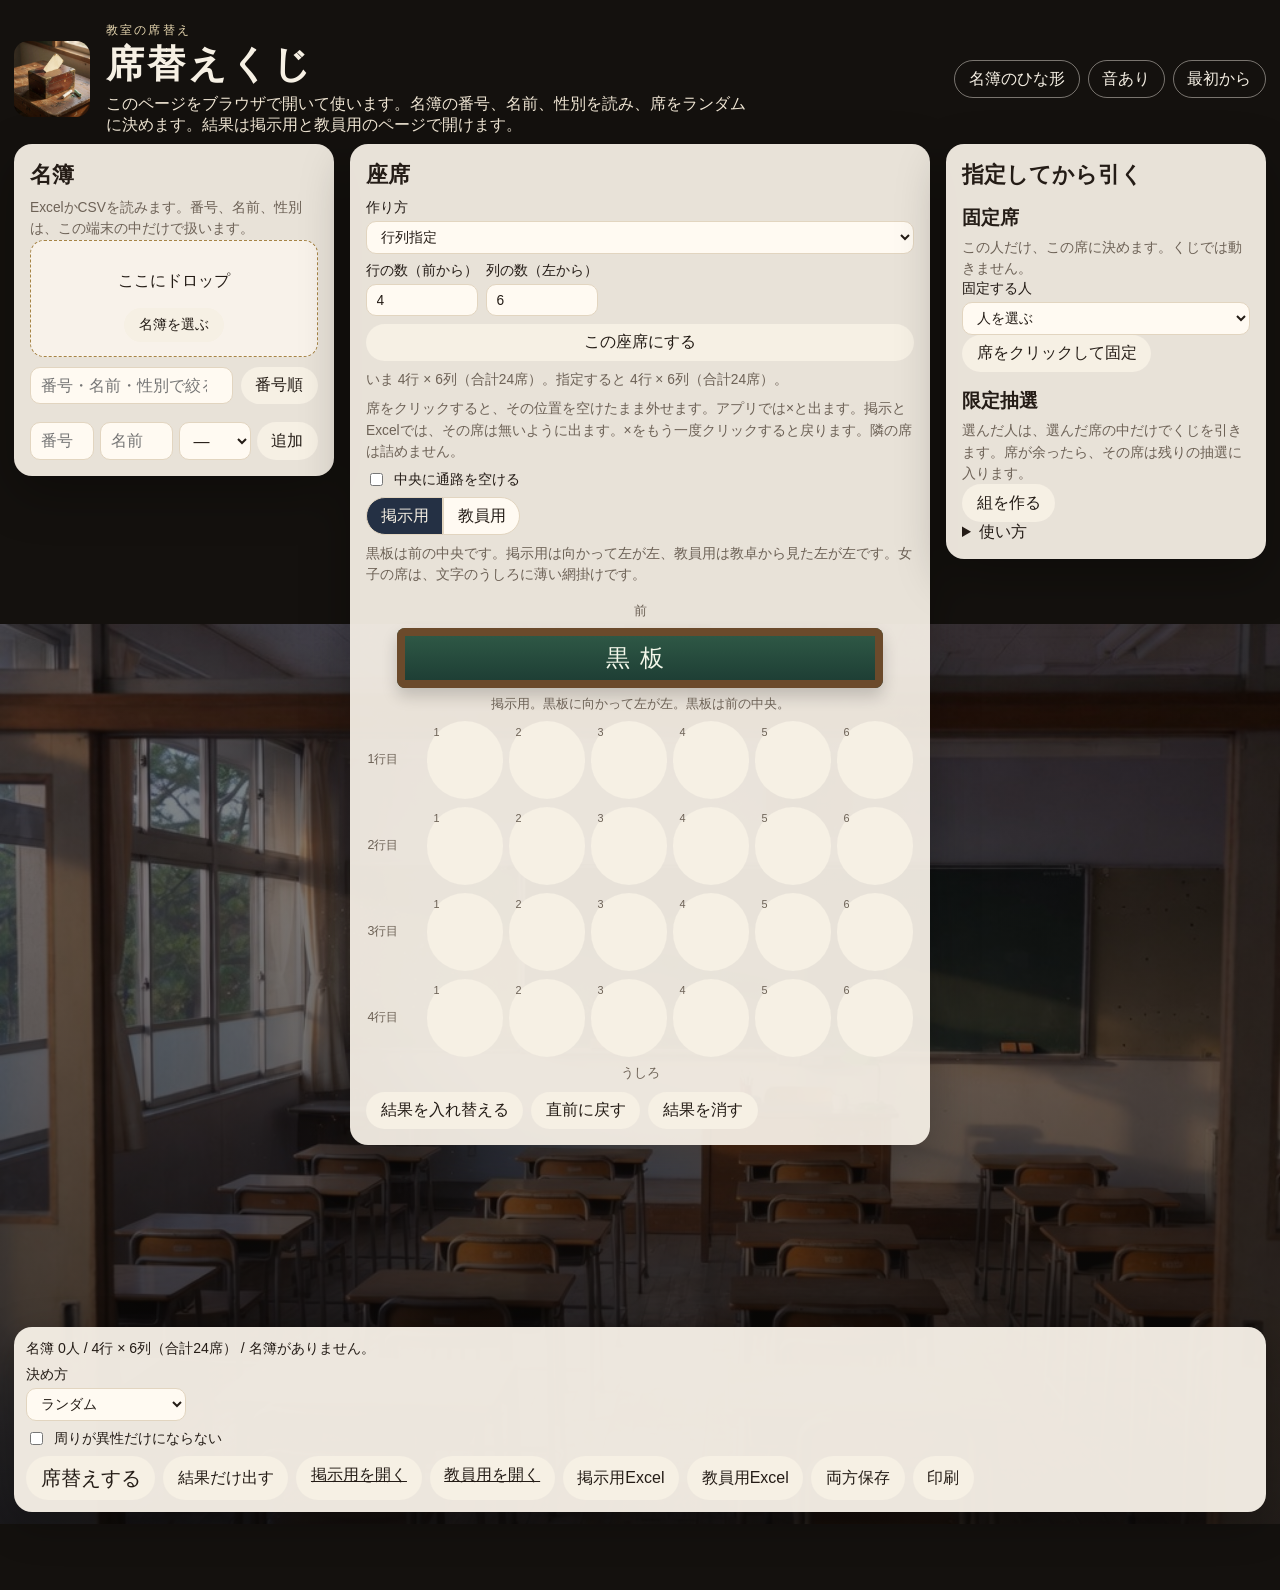
<file: index.html>
<!DOCTYPE html>
<html lang="ja">
<head>
  <meta charset="utf-8">
  <meta name="viewport" content="width=device-width, initial-scale=1">
  <meta name="referrer" content="no-referrer">
  <meta http-equiv="Content-Security-Policy" content="default-src 'self'; img-src 'self'; media-src 'self'; style-src 'self'; script-src 'self'; connect-src 'none'; object-src 'none'; base-uri 'none'; form-action 'none'; frame-ancestors 'none'">
  <title>席替えくじ</title>
  <link rel="stylesheet" href="css/app.css?v=10">
</head>
<body>
  <div class="bg" aria-hidden="true"></div>
  <header class="top">
    <button type="button" id="brandUnlock" class="brand-btn" aria-label="席替えくじ">
      <img class="brand" src="assets/lottery-box.jpg" alt="" draggable="false">
    </button>
    <div>
      <p class="eyebrow">教室の席替え</p>
      <h1>席替えくじ</h1>
      <p class="lede">このページをブラウザで開いて使います。名簿の番号、名前、性別を読み、席をランダムに決めます。結果は掲示用と教員用のページで開けます。</p>
    </div>
    <div class="top-actions">
      <button type="button" id="btnTemplate">名簿のひな形</button>
      <button type="button" id="btnSound" aria-pressed="true">音あり</button>
      <button type="button" id="btnReset">最初から</button>
    </div>
  </header>

  <main class="workspace">
    <section class="panel" aria-labelledby="rosterHeading">
      <h2 id="rosterHeading">名簿</h2>
      <p class="hint">ExcelかCSVを読みます。番号、名前、性別は、この端末の中だけで扱います。</p>
      <div id="drop" class="drop">
        <p>ここにドロップ</p>
        <label class="file-btn">名簿を選ぶ
          <input id="file" type="file" accept=".xlsx,.xls,.csv,.txt,application/vnd.openxmlformats-officedocument.spreadsheetml.sheet,text/csv">
        </label>
      </div>
      <div id="mapping" class="mapping" hidden>
        <label>シート <select id="sheet"></select></label>
        <label>番号の列 <select id="colNumber"></select></label>
        <label>名前の列 <select id="colName"></select></label>
        <label>性別の列 <select id="colGender"></select></label>
        <label>見出し <select id="headerRow"></select></label>
        <div id="preview"></div>
        <div class="row-actions">
          <button type="button" id="importReplace">この名簿に入れ替える</button>
          <button type="button" id="importAppend">名簿に足す</button>
          <button type="button" id="importCancel">やめる</button>
        </div>
      </div>
      <div class="roster-tools">
        <input id="rosterFilter" type="search" placeholder="番号・名前・性別で絞る" autocomplete="off">
        <button type="button" id="btnSort">番号順</button>
      </div>
      <p id="rosterPickHint" class="hint" hidden>名前を押すと、その人がこの組に入ります。もう一度押すと外れます。</p>
      <ul id="roster" class="roster"></ul>
      <form id="addForm" class="add-form" autocomplete="off">
        <input id="addNumber" maxlength="20" placeholder="番号" aria-label="番号">
        <input id="addName" maxlength="80" placeholder="名前" aria-label="名前" required>
        <select id="addGender" aria-label="性別">
          <option value="">—</option>
          <option value="男">男</option>
          <option value="女">女</option>
        </select>
        <button type="submit">追加</button>
      </form>
    </section>

    <section class="panel room-panel" aria-labelledby="roomHeading">
      <h2 id="roomHeading">座席</h2>
      <div class="layout">
        <label>作り方
          <select id="layoutMode">
            <option value="grid">行列指定</option>
            <option value="chart">座席表指定</option>
          </select>
        </label>
        <div id="gridBox" class="layout-fields">
          <label>行の数（前から） <input id="gridRows" type="number" min="1" max="20" value="4"></label>
          <label>列の数（左から） <input id="gridCols" type="number" min="1" max="20" value="6"></label>
        </div>
        <button type="button" id="applyLayout" class="solid">この座席にする</button>
        <p id="layoutPreview" class="hint"></p>
        <p id="gapHint" class="hint" hidden>席をクリックすると、その位置を空けたまま外せます。アプリでは×と出ます。掲示とExcelでは、その席は無いように出ます。×をもう一度クリックすると戻ります。隣の席は詰めません。</p>
        <label class="check"><input id="aisle" type="checkbox"> 中央に通路を空ける</label>
        <div class="view-switch" role="group" aria-label="座席の見方">
          <button type="button" id="viewPoster" aria-pressed="true">掲示用</button>
          <button type="button" id="viewTeacher" aria-pressed="false">教員用</button>
        </div>
        <p class="hint">黒板は前の中央です。掲示用は向かって左が左、教員用は教卓から見た左が左です。女子の席は、文字のうしろに薄い網掛けです。</p>
      </div>
      <div id="room" class="room"></div>
      <div id="unseated" class="unseated"></div>
      <div class="row-actions">
        <button type="button" id="swapMode" aria-pressed="false">結果を入れ替える</button>
        <button type="button" id="btnUndo">直前に戻す</button>
        <button type="button" id="btnClearResult">結果を消す</button>
      </div>
    </section>

    <section class="panel" aria-labelledby="ruleHeading">
      <h2 id="ruleHeading">指定してから引く</h2>
      <section>
        <h3>固定席</h3>
        <p class="hint">この人だけ、この席に決めます。くじでは動きません。</p>
        <label>固定する人 <select id="pinStudent"></select></label>
        <button type="button" id="pinMode" aria-pressed="false">席をクリックして固定</button>
        <ul id="pinList" class="rule-list"></ul>
      </section>
      <section>
        <h3>限定抽選</h3>
        <p class="hint">選んだ人は、選んだ席の中だけでくじを引きます。席が余ったら、その席は残りの抽選に入ります。</p>
        <button type="button" id="newGroup">組を作る</button>
        <div id="draftBox" class="draft" hidden>
          <label>組の名前 <input id="draftName" maxlength="24" placeholder="例: 最前列" autocomplete="off"></label>
          <p id="draftCount" class="hint"></p>
          <p class="hint">名前を押すと、その人がこの組に入ります。もう一度押すと外れます。席は教室でクリックします。</p>
          <div class="row-actions">
            <button type="button" id="draftSave">この組で抽選する</button>
            <button type="button" id="draftCancel">やめる</button>
          </div>
          <div id="draftPeople" class="draft-people"></div>
        </div>
        <ul id="groupList" class="rule-list"></ul>
      </section>
      <section id="separateBox" hidden>
        <h3>二人を離す</h3>
        <div id="separateRows"></div>
        <button type="button" id="separateAdd">もう二人を足す</button>
        <button type="button" id="separateClear">この指定を消す</button>
      </section>
      <details class="help">
        <summary>使い方</summary>
        <ol>
          <li>名簿を読み、番号、名前、性別の列を確認します。性別の列はなくても引きます。</li>
          <li>行列指定で、前からの行の数と左からの列の数を決めます。座席表指定では、席をクリックして、その位置を空けたまま外せます。アプリでは×と出ます。掲示とExcelでは、その席は無いように出ます。×をもう一度クリックすると戻ります。隣の席は詰めません。</li>
          <li>動かさない人は固定席、一部の席だけで引きたい人は限定抽選にします。「周りが異性だけにならない」にすると、上下左右が異性だけになる席を避けます。通路の向こうは隣になりません。</li>
          <li>席替えすると、座席表を画面いっぱいに出して、名前を先に出し、そのあと席を発表します。限定抽選の組があるときは、その組だけを先に、指定した席の中で発表します。席が人より多いときは、余った席は残りの抽選に入ります。そのあと、残りの人を発表します。途中で実況が入ります。一番うしろの列は途中に混ざって、その席だけ大きく出ます。決め方で出席番号順を選ぶと、左の列、または右の列から、前の席からうしろへ番号順に座ります。左は黒板に向かって左です。</li>
          <li>掲示用と教員用は、ブラウザのページとして開きます。Excelでも保存できます。</li>
        </ol>
      </details>
    </section>
  </main>

  <div class="drawbar">
    <p id="status" class="status" role="status"></p>
    <div class="assign-row">
      <label>決め方
        <select id="assignMode">
          <option value="random">ランダム</option>
          <option value="number">出席番号順</option>
        </select>
      </label>
      <label id="numberFromLabel">列
        <select id="numberFrom">
          <option value="left">左の列から</option>
          <option value="right">右の列から</option>
        </select>
      </label>
    </div>
    <p id="numberHint" class="hint" hidden>一つの列を前からうしろへ埋めて、次の列へ進みます。左は黒板に向かって左です。固定席と限定抽選は守ります。</p>
    <label class="check"><input id="avoidOpposite" type="checkbox"> 周りが異性だけにならない</label>
    <div class="draw-actions">
      <button type="button" id="btnDraw" class="draw">席替えする</button>
      <button type="button" id="btnQuiet">結果だけ出す</button>
      <a id="openPoster" href="sheet.html?view=poster" target="_blank" rel="noopener">掲示用を開く</a>
      <a id="openTeacher" href="sheet.html?view=teacher" target="_blank" rel="noopener">教員用を開く</a>
      <button type="button" id="btnPoster">掲示用Excel</button>
      <button type="button" id="btnTeacher">教員用Excel</button>
      <button type="button" id="btnBoth">両方保存</button>
      <button type="button" id="btnPrint">印刷</button>
    </div>
  </div>
  <p id="toast" class="toast" hidden></p>
  <p id="live" class="sr-only" aria-live="polite"></p>

  <div id="ceremony" class="ceremony" hidden>
    <canvas id="fx" aria-hidden="true"></canvas>
    <div class="reveal-banner">
      <p id="revealCall" class="reveal-call"><span class="reveal-call-tag">実況</span><span id="revealCallText"></span></p>
      <p id="revealKicker" class="reveal-kicker"></p>
      <h2 id="revealName" class="reveal-name">席替え</h2>
    </div>
    <button type="button" id="skipCeremony">演出をスキップ</button>
  </div>
  <div id="flash" class="flash" aria-hidden="true"></div>

  <script src="vendor/xlsx.full.min.js?v=8"></script>
  <script src="js/draw.js?v=10"></script>
  <script src="js/xlsx-write.js?v=13"></script>
  <script src="js/app.js?v=11"></script>
</body>
</html>
</file>
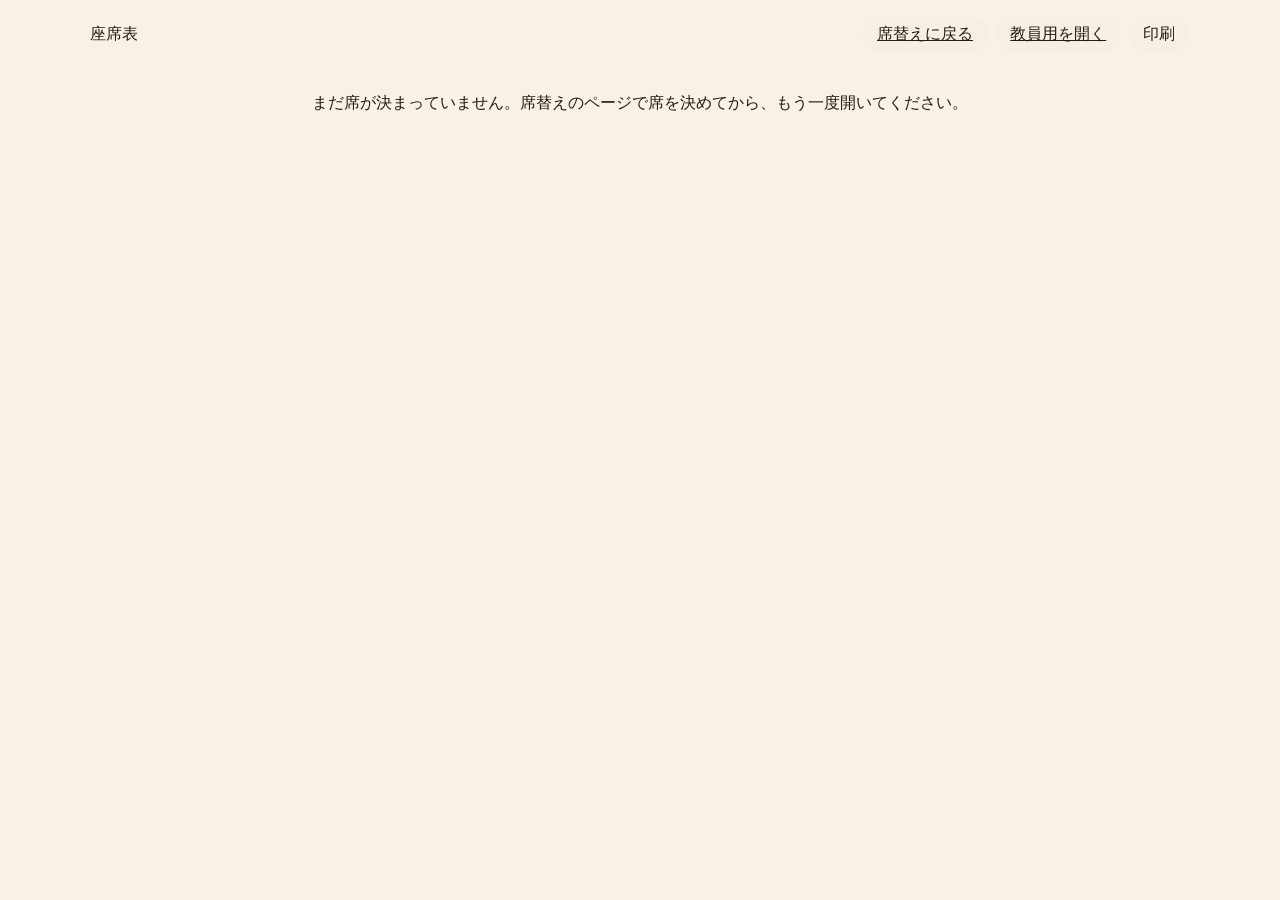
<file: sheet.html>
<!DOCTYPE html>
<html lang="ja">
<head>
  <meta charset="utf-8">
  <meta name="viewport" content="width=device-width, initial-scale=1">
  <meta name="referrer" content="no-referrer">
  <meta http-equiv="Content-Security-Policy" content="default-src 'self'; img-src 'self'; media-src 'self'; style-src 'self'; script-src 'self'; connect-src 'none'; object-src 'none'; base-uri 'none'; form-action 'none'; frame-ancestors 'none'">
  <title>座席表</title>
  <link rel="stylesheet" href="css/app.css?v=7">
</head>
<body class="sheet-page">
  <header class="sheet-bar">
    <p id="caption"></p>
    <div class="draw-actions">
      <a id="back" href="index.html">席替えに戻る</a>
      <a id="switchView" href="sheet.html?view=teacher">教員用を開く</a>
      <button type="button" id="printSheet">印刷</button>
    </div>
  </header>
  <main id="chart" class="room"></main>
  <section id="extra" class="sheet-extra" hidden></section>
  <script src="js/draw.js?v=7"></script>
  <script src="js/sheet.js?v=11"></script>
</body>
</html>
</file>
<file: css/app.css>
:root {
  --paper: rgba(246, 240, 230, 0.94);
  --ink: #241c16;
  --muted: #6d6256;
  --line: #e2d5c0;
  --red: #8e2f2a;
  --gold: #a68445;
  --seat: 92px;
  color-scheme: light;
}

* { box-sizing: border-box; }
[hidden] { display: none !important; }
html, body { margin: 0; min-height: 100%; }
html { scroll-padding-bottom: 240px; }
body {
  font-family: "Hiragino Sans", "Hiragino Kaku Gothic ProN", "Yu Gothic", sans-serif;
  color: var(--ink);
  background: #14110e;
}
button, input, select { font: inherit; color: inherit; }
button { cursor: pointer; }
:focus-visible { outline: 2px solid var(--red); outline-offset: 2px; }

.bg {
  position: fixed;
  inset: 0;
  background:
    linear-gradient(180deg, rgba(12, 10, 8, 0.42), rgba(12, 10, 8, 0.78)),
    url("../assets/classroom.jpg") center/cover no-repeat;
  z-index: -1;
}

.top, .workspace, .drawbar { width: min(1280px, calc(100% - 28px)); margin-inline: auto; }
.top {
  display: flex;
  gap: 16px;
  align-items: center;
  padding: 22px 0 8px;
  color: #f6f0e4;
}
.top .brand-btn { padding: 0; border: 0; background: transparent; border-radius: 14px; line-height: 0; }
.brand { width: 76px; height: 76px; object-fit: cover; border-radius: 14px; }
#separateBox { display: grid; gap: 8px; scroll-margin-bottom: 220px; }
#separateRows { display: grid; gap: 12px; }
.separate-row { display: grid; gap: 8px; }
.separate-row + .separate-row { padding-top: 8px; border-top: 1px solid var(--line); }
.eyebrow, .lede, .hint { margin: 0; }
.eyebrow { letter-spacing: 0.18em; font-size: 0.75rem; color: #e7d7b0; }
h1, h2, h3 { font-family: "Iowan Old Style", "Yu Mincho", "Hiragino Mincho ProN", serif; font-weight: 600; }
h1 { margin: 0; font-size: 2.4rem; letter-spacing: 0.08em; }
.lede { margin-top: 4px; max-width: 40rem; color: #f0e6d4; }
.top-actions, .row-actions, .draw-actions, .layout-fields { display: flex; flex-wrap: wrap; gap: 8px; }
.top-actions { margin-left: auto; }
.top button, .panel button, .drawbar button, .drawbar a, .file-btn, .sheet-bar a, .sheet-bar button {
  border: 1px solid transparent;
  background: #f6f0e4;
  color: var(--ink);
  border-radius: 999px;
  padding: 0.45rem 0.85rem;
}
.top button { background: transparent; color: #f6f0e4; border-color: rgba(246, 240, 230, 0.45); }

.workspace {
  display: grid;
  grid-template-columns: minmax(250px, 320px) minmax(0, 1fr) minmax(250px, 320px);
  gap: 16px;
  align-items: start;
  padding-bottom: 260px;
}
.panel {
  background: var(--paper);
  border-radius: 18px;
  padding: 16px;
  box-shadow: 0 18px 50px rgba(0, 0, 0, 0.28);
  min-width: 0;
}
.panel h2 { margin: 0 0 8px; font-size: 1.35rem; }
.panel h3 { margin: 16px 0 6px; }
.hint { color: var(--muted); font-size: 0.86rem; line-height: 1.55; }
.layout, .mapping, .draft { display: grid; gap: 8px; margin: 10px 0; }
label { display: grid; gap: 4px; font-size: 0.86rem; }
.check { display: flex; align-items: center; gap: 8px; }
.check input { width: auto; }
input, select {
  width: 100%;
  border: 1px solid var(--line);
  background: #fffaf2;
  border-radius: 10px;
  padding: 0.45rem 0.6rem;
}
.solid, .draw { background: var(--red); color: #fffaf2; border-color: transparent; }
.file-btn { position: relative; display: inline-flex; }
.file-btn input { position: absolute; width: 1px; height: 1px; overflow: hidden; clip: rect(0 0 0 0); }
.drop {
  border: 1.5px dashed var(--gold);
  border-radius: 14px;
  padding: 14px;
  text-align: center;
  background: rgba(255, 250, 242, 0.7);
}
.drop.is-over { background: #fff1cc; }
.roster-tools { display: grid; grid-template-columns: 1fr auto; gap: 8px; margin: 10px 0; }
.roster, .rule-list { list-style: none; margin: 0; padding: 0; display: grid; gap: 6px; }
.person, .rule-list li {
  display: grid;
  gap: 6px;
  align-items: center;
}
.rule-list li { grid-template-columns: 1fr auto; }
.add-form { display: grid; grid-template-columns: 64px minmax(0, 1fr) 4.5rem auto; gap: 6px; margin-top: 8px; }
.person { grid-template-columns: 64px minmax(0, 1fr) 4.5rem auto; padding: 4px; border-radius: 10px; }
.person.is-picking { grid-template-columns: 64px minmax(0, 1fr) auto; }
.person.is-in-draft { background: #243044; }
.person.is-locked { outline: 1px solid var(--line); }
.person button, .rule-list button { padding: 0.3rem 0.55rem; }
.person .pick-person {
  grid-column: 1 / -1;
  grid-row: 1;
  width: 100%;
  border: 1px solid var(--line);
  border-radius: 10px;
  background: #fffaf2;
  color: var(--ink);
  text-align: left;
  white-space: normal;
  overflow-wrap: anywhere;
  padding: 0.55rem 0.7rem;
  cursor: pointer;
}
.person.is-picking > :not(.pick-person) { grid-row: 2; }
.person.is-in-draft .pick-person,
.panel .draft-person[aria-pressed="true"] {
  background: #243044;
  color: #f6f0e4;
  border-color: #c6a15b;
  font-weight: 700;
}
.person.is-locked:not(.is-in-draft) .pick-person { color: var(--muted); }
.panel .draft-person {
  border-radius: 12px;
  text-align: left;
  white-space: normal;
  overflow-wrap: anywhere;
  cursor: pointer;
}
.draft-people {
  display: flex;
  flex-wrap: wrap;
  gap: 6px;
  max-height: 240px;
  overflow: auto;
  padding: 8px;
  border: 1px solid var(--line);
  border-radius: 12px;
  background: #fffaf2;
}
.draft { scroll-margin-top: 12px; scroll-margin-bottom: 220px; }

.view-switch { display: flex; gap: 0; }
.view-switch button { border-radius: 0; border: 1px solid var(--line); background: #fffaf2; }
.view-switch button:first-child { border-radius: 999px 0 0 999px; }
.view-switch button:last-child { border-radius: 0 999px 999px 0; }
.view-switch button[aria-pressed="true"], .panel button[aria-pressed="true"] {
  background: #243044;
  color: #f6f0e4;
}
.row-edit { display: grid; grid-template-columns: 1fr 90px auto; gap: 6px; align-items: center; }
.preview-table { width: 100%; border-collapse: collapse; font-size: 0.82rem; }
.preview-table th, .preview-table td { border-bottom: 1px solid var(--line); padding: 3px 4px; text-align: left; }

.room { min-width: 0; overflow-x: auto; padding-top: 8px; scroll-margin-top: 80px; scroll-margin-bottom: 240px; }
.room-stack { width: max-content; margin: 0 auto; display: flex; flex-direction: column; align-items: center; gap: 8px; }
.front-label, .back-label, .view-note { margin: 0; color: var(--muted); font-size: 0.8rem; }
.board {
  min-width: 180px;
  background: linear-gradient(#315c48, #1b3a32);
  color: #f3f7ea;
  text-align: center;
  border-radius: 8px;
  padding: 0.85rem 1rem;
  box-shadow: inset 0 0 0 8px #6b4a2b, 0 8px 16px rgba(0, 0, 0, 0.18);
  font-family: "Yu Mincho", "Hiragino Mincho ProN", serif;
  font-size: 1.5rem;
  letter-spacing: 0.4em;
}
.seat-row { display: flex; align-items: center; gap: 8px; }
.row-label { width: 3.2rem; color: var(--muted); font-size: 0.78rem; }
.seat-line { display: flex; gap: 6px; }
.seat, .pad, .aisle { width: var(--seat); flex: 0 0 var(--seat); }
.seat {
  min-height: 78px;
  border: 1px solid #e4d3b0;
  border-radius: 10px;
  background: linear-gradient(#fffaf2, #f3ead7);
  display: grid;
  align-content: center;
  justify-items: center;
  gap: 1px;
  padding: 6px;
  position: relative;
}
.seat.is-girl {
  background-color: #fffaf2;
  background-image:
    repeating-linear-gradient(-45deg, transparent 0 4px, rgba(70, 48, 32, 0.2) 4px 5px),
    linear-gradient(#fffaf2, #f3ead7);
}
.seat-coord { position: absolute; top: 4px; left: 6px; font-size: 0.68rem; color: var(--muted); }
.seat-num { font-size: 0.72rem; color: var(--muted); }
.seat-name { font-size: 0.92rem; text-align: center; line-height: 1.25; max-width: 100%; overflow: hidden; }
.seat-tag { font-size: 0.68rem; letter-spacing: 0.08em; color: var(--red); }
.seat.is-pin { box-shadow: inset 0 0 0 2px var(--red); }
.seat.is-group { box-shadow: inset 0 0 0 2px var(--mark, var(--gold)); }
.seat.is-draft { outline: 2px dashed var(--gold); }
.seat.is-picked { outline: 3px solid #243044; }
.seat.is-secret {
  background:
    radial-gradient(circle at 50% 40%, rgba(255, 214, 120, 0.35), transparent 42%),
    repeating-linear-gradient(45deg, #1a315c 0 10px, #244074 10px 20px);
}
.seat.is-secret .seat-num, .seat.is-secret .seat-name, .seat.is-secret .seat-tag { opacity: 0; }
.seat.is-calling {
  z-index: 5;
  filter: none;
  animation: callPulse 0.22s ease-in-out infinite;
  box-shadow: 0 0 0 4px #ffe08a, 0 0 36px 10px rgba(255, 122, 24, 0.95);
}
.seat.is-slam { animation: slam 0.42s cubic-bezier(.2, 1.4, .4, 1) both; }
.seat.is-slam::after {
  content: "";
  position: absolute;
  inset: -6px;
  border: 3px solid #ffe08a;
  border-radius: 14px;
  pointer-events: none;
  animation: ringOut 0.48s ease-out both;
}
button.pad.is-gap {
  appearance: none;
  -webkit-appearance: none;
  min-height: 78px;
  border: none;
  border-radius: 0;
  background: transparent;
  box-shadow: none;
  padding: 0;
  color: #241c16;
  font-size: 2rem;
  font-weight: 600;
  line-height: 1;
  display: flex;
  align-items: center;
  justify-content: center;
}
.room.is-gapping .seat:hover { outline: 2px dashed #8a7358; }
.aisle { display: flex; align-items: center; justify-content: center; color: var(--muted); font-size: 0.72rem; }
.unseated { display: flex; flex-wrap: wrap; gap: 6px; margin-top: 10px; }
.unseated h3 { width: 100%; margin: 0; font-size: 0.95rem; }
.unseated button.is-picked { background: #243044; color: #f6f0e4; }
.swatch { width: 0.7rem; height: 0.7rem; border-radius: 99px; display: inline-block; margin-right: 6px; }

.drawbar {
  position: sticky;
  bottom: 12px;
  background: rgba(246, 240, 230, 0.96);
  border-radius: 18px;
  padding: 12px;
  box-shadow: 0 12px 40px rgba(0, 0, 0, 0.28);
}
.status { margin: 0 0 8px; font-size: 0.88rem; }
.assign-row { display: flex; flex-wrap: wrap; gap: 8px 12px; margin: 0 0 8px; }
.assign-row label { min-width: 10rem; }
.drawbar .hint, .drawbar .check { margin: 0 0 8px; }
.draw { font-family: "Yu Mincho", serif; font-size: 1.25rem; padding: 0.7rem 1.4rem; }
.toast {
  position: fixed;
  left: 50%;
  bottom: 108px;
  transform: translateX(-50%);
  background: #241c16;
  color: #f6f0e4;
  border-radius: 999px;
  padding: 0.6rem 1rem;
  z-index: 30;
}
.sr-only {
  position: absolute; width: 1px; height: 1px; padding: 0; margin: -1px; overflow: hidden; clip: rect(0 0 0 0); border: 0;
}

body.is-reveal { overflow: hidden; }
body.is-reveal .top,
body.is-reveal .drawbar,
body.is-reveal .workspace > .panel:not(.room-panel) { display: none !important; }
body.is-reveal .workspace { display: block; width: auto; padding: 0; }
body.is-reveal .room-panel {
  position: fixed;
  inset: 0;
  z-index: 32;
  margin: 0;
  border-radius: 0;
  box-shadow: none;
  min-height: 0;
  display: flex;
  flex-direction: column;
  padding: 136px 16px 76px;
  background:
    radial-gradient(circle at 50% 0%, rgba(255, 170, 50, 0.2), transparent 34%),
    #16110d;
}
body.is-reveal .room-panel > :not(#room) { display: none !important; }
body.is-reveal #room {
  flex: 1;
  min-height: 0;
  display: flex;
  align-items: center;
  justify-content: center;
  overflow: hidden;
  padding: 0;
}
body.is-reveal .room-stack { margin: 0; }
body.is-reveal .view-note { display: none; }
body.is-reveal .front-label,
body.is-reveal .back-label,
body.is-reveal .row-label { color: #f0e2c4; }
body.is-reveal .seat.is-secret:not(.is-calling) { filter: brightness(0.38) saturate(0.25); }

.ceremony {
  position: fixed;
  inset: 0;
  z-index: 40;
  background: transparent;
  pointer-events: none;
}
.ceremony[hidden] { display: none; }
#fx { position: absolute; inset: 0; width: 100%; height: 100%; z-index: 2; pointer-events: none; }
.reveal-banner {
  position: absolute;
  top: 12px;
  left: 16px;
  right: 16px;
  z-index: 3;
  text-align: center;
  color: #fff6d2;
}
.reveal-call {
  display: flex;
  justify-content: center;
  align-items: baseline;
  gap: 0.55em;
  max-width: 46rem;
  margin: 0 auto 2px;
  min-height: 1.45em;
  font-size: clamp(0.92rem, 2.1vw, 1.2rem);
  line-height: 1.35;
  color: #fffaf0;
}
.reveal-call-tag {
  flex: none;
  padding: 0.08em 0.5em;
  border-radius: 999px;
  background: #fffaf0;
  color: #241c16;
  font-size: 0.72em;
  font-weight: 700;
  letter-spacing: 0.14em;
}
.reveal-call.is-hit { animation: nameHit 0.2s cubic-bezier(.15, 1.45, .4, 1) both; }
.reveal-kicker {
  margin: 0;
  min-height: 1.4em;
  letter-spacing: 0.14em;
  font-size: 0.95rem;
  color: #ffe7a3;
}
.reveal-name {
  margin: 0;
  min-height: 1.15em;
  font-family: "Yu Mincho", "Hiragino Mincho ProN", serif;
  font-size: clamp(2.8rem, 7vw, 5.4rem);
  font-weight: 600;
  line-height: 1.15;
  letter-spacing: 0.08em;
  text-shadow: 0 0 16px #ffb703, 0 0 42px #ff6a00, 0 6px 0 #6a2a00;
}
.reveal-name.is-hit { animation: nameHit 0.18s cubic-bezier(.15, 1.45, .4, 1) both; }
.reveal-banner.is-super .reveal-call {
  font-size: clamp(1.02rem, 2.5vw, 1.4rem);
  text-shadow: 0 0 12px #ffb000;
}
.reveal-banner.is-super .reveal-kicker {
  position: relative;
  z-index: 2;
  color: #fff;
  font-size: clamp(1rem, 2.4vw, 1.45rem);
  letter-spacing: 0.16em;
  text-shadow: 0 0 10px #ffb000, 0 2px 0 #3a1600;
}
.reveal-banner.is-super .reveal-name {
  font-size: clamp(3rem, 7.5vw, 6.4rem);
  letter-spacing: 0.06em;
  transform-origin: center top;
  text-shadow: 0 0 10px #fff, 0 0 26px #ffd36a, 0 0 56px #ff5a00, 0 6px 0 #5a2200;
}
.reveal-banner.is-super .reveal-name.is-hit { animation: superName 0.45s cubic-bezier(.15, 1.55, .3, 1) both; }
body.is-reveal .seat.is-calling.is-finale {
  animation: superPulse 0.16s ease-in-out infinite;
  box-shadow: 0 0 0 5px #fff, 0 0 0 12px #ffb000, 0 0 52px 18px rgba(255, 70, 0, 0.95);
}
body.is-reveal .seat.is-slam.is-finale { animation: superSlam 0.72s cubic-bezier(.12, 1.6, .3, 1) both; }
body.is-reveal .seat.is-slam.is-finale::after {
  border-width: 5px;
  border-color: #fff;
  animation: superRing 0.9s ease-out both;
}
#skipCeremony {
  pointer-events: auto;
  position: absolute;
  z-index: 4;
  bottom: 18px;
  left: 50%;
  transform: translateX(-50%);
  border: 0;
  border-radius: 999px;
  padding: 0.7rem 1.2rem;
  background: rgba(246, 240, 230, 0.92);
}
.flash {
  position: fixed;
  inset: 0;
  pointer-events: none;
  z-index: 35;
  opacity: 0;
  background: radial-gradient(circle, rgba(255, 236, 180, 0.72), rgba(255, 120, 40, 0.18) 42%, transparent 68%);
}
.flash.on { animation: goldFlash 0.28s ease-out; }
.decide-stamp {
  position: fixed;
  z-index: 36;
  left: 50%;
  top: 42%;
  transform: translate(-50%, -50%) rotate(-8deg);
  border: 6px solid #8e2f2a;
  color: #8e2f2a;
  font-family: "Yu Mincho", serif;
  font-size: clamp(3rem, 8vw, 6rem);
  letter-spacing: 0.2em;
  padding: 0.1em 0.35em;
  background: rgba(255, 248, 236, 0.88);
  animation: stampIn 0.35s cubic-bezier(.2, 1.4, .3, 1) both;
}
.is-shaking { animation: shake 0.4s linear; }
.is-shaking-hard { animation: shakeHard 0.72s linear; }

@keyframes slam { from { transform: scale(1.7) rotate(-6deg); filter: brightness(2.4); } to { transform: none; filter: none; } }
@keyframes slamTitle { from { transform: scale(1.8); filter: blur(8px); opacity: 0; } to { transform: none; filter: none; opacity: 1; } }
@keyframes nameHit { from { transform: scale(1.45); filter: brightness(1.8); } to { transform: none; filter: none; } }
@keyframes callPulse {
  0%, 100% { transform: scale(1.06); }
  50% { transform: scale(1.22); }
}
@keyframes ringOut { from { opacity: 1; transform: scale(0.72); } to { opacity: 0; transform: scale(1.65); } }
@keyframes superName {
  0% { transform: scale(1.28); filter: brightness(2.4); }
  50% { transform: scale(0.96); filter: brightness(1.25); }
  100% { transform: none; filter: none; }
}
@keyframes superPulse {
  0%, 100% { transform: scale(1.12) rotate(-2deg); }
  50% { transform: scale(1.4) rotate(2deg); }
}
@keyframes superSlam {
  0% { transform: scale(2.15) rotate(-8deg); filter: brightness(2.8); }
  55% { transform: scale(0.86) rotate(3deg); filter: brightness(1.5); }
  100% { transform: none; filter: none; }
}
@keyframes superRing { from { opacity: 1; transform: scale(0.55); } to { opacity: 0; transform: scale(2.7); } }
@keyframes shakeHard {
  0%, 100% { transform: translate(0, 0); }
  15% { transform: translate(-12px, 5px); }
  32% { transform: translate(14px, -7px); }
  48% { transform: translate(-9px, 4px); }
  70% { transform: translate(7px, -3px); }
}
@keyframes boomIn { to { opacity: 1; } }
@keyframes goldFlash { from { opacity: 1; } to { opacity: 0; } }
@keyframes stampIn { from { transform: translate(-50%, -50%) scale(1.6) rotate(-12deg); opacity: 0; } to { opacity: 1; } }
@keyframes shake {
  0%, 100% { transform: translateX(0); }
  25% { transform: translateX(-7px); }
  50% { transform: translateX(6px); }
  75% { transform: translateX(-3px); }
}

@media (max-width: 1100px) {
  .workspace { grid-template-columns: minmax(0, 1fr); }
  .top { flex-wrap: wrap; }
  .top-actions { margin-left: 0; }
}
@media (max-width: 720px) {
  :root { --seat: 74px; }
  h1 { font-size: 2rem; }
}
@media (prefers-reduced-motion: reduce) {
  *, *::before, *::after { animation: none !important; transition: none !important; }
}
.sheet-page { background: #f7f1e6; }
.sheet-bar {
  display: flex;
  flex-wrap: wrap;
  gap: 12px;
  align-items: center;
  justify-content: space-between;
  width: min(1100px, calc(100% - 28px));
  margin: 16px auto;
}
.sheet-bar p { margin: 0; }
.sheet-page .room { width: min(1100px, calc(100% - 28px)); margin: 0 auto 24px; }
.sheet-extra { width: min(1100px, calc(100% - 28px)); margin: 0 auto 32px; }
.sheet-extra table { width: 100%; border-collapse: collapse; background: #fffaf2; }
.sheet-extra th, .sheet-extra td { border: 1px solid var(--line); padding: 6px 8px; text-align: center; }
.sheet-empty { text-align: center; }
@page { size: A4 landscape; margin: 10mm; }

@media print {
  .bg, .top-actions, .drawbar, .layout, .row-actions, .ceremony, .toast, .sheet-bar, .workspace > .panel:not(.room-panel) { display: none !important; }
  body { background: white; }
  .workspace { display: block; width: auto; padding: 0; }
  .panel { box-shadow: none; background: white; }
  .board, .seat.is-pin, .seat.is-group, .seat.is-girl { print-color-adjust: exact; -webkit-print-color-adjust: exact; }
  .pad.is-gap { color: transparent !important; }
}
</file>
